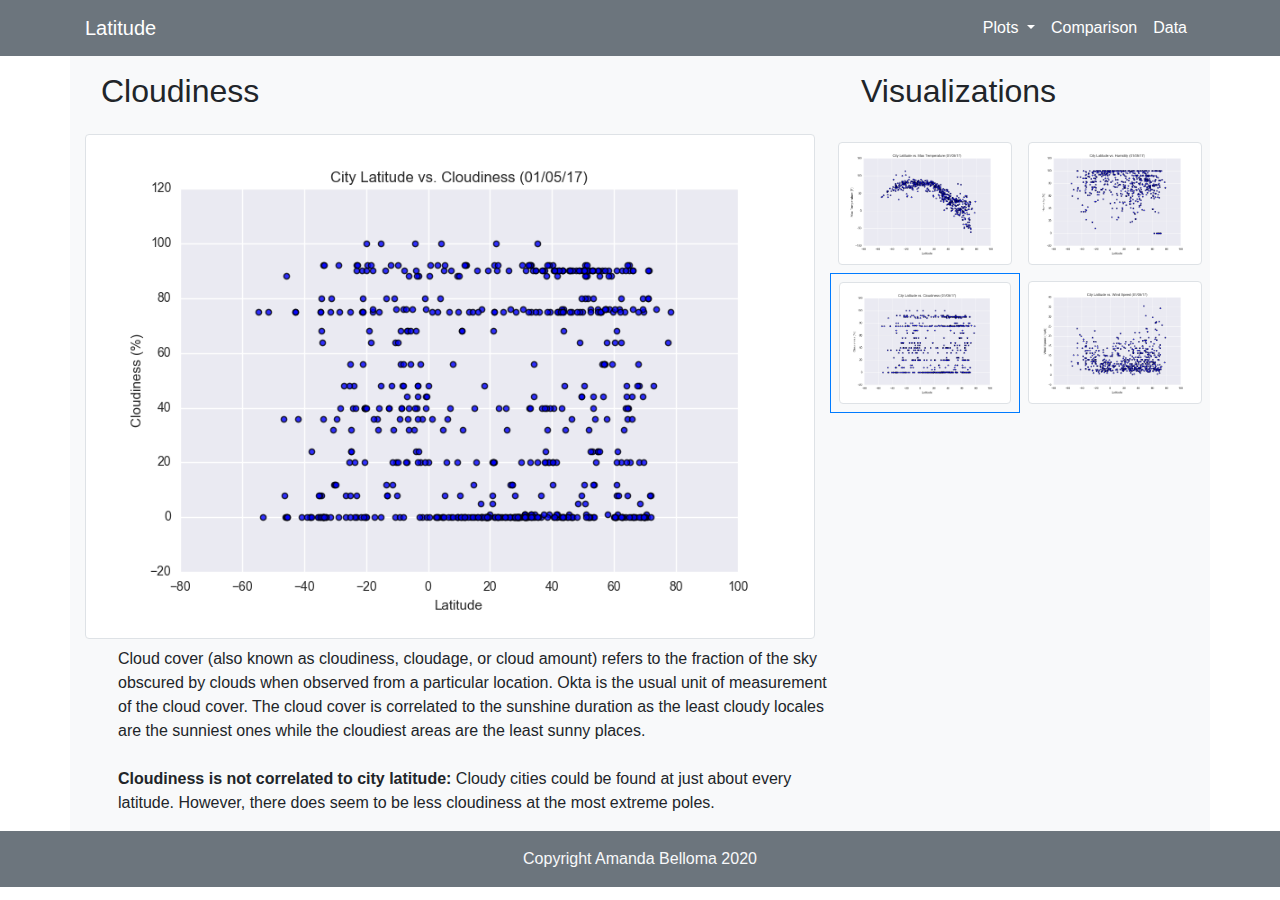
<file: visualizations/cloudiness.html>
<!DOCTYPE html>
<html lang="en">
  <head>
    <!-- Required meta tags -->
    <meta charset="utf-8">
    <meta name="viewport" content="width=device-width, initial-scale=1, shrink-to-fit=no">

    <!-- Bootstrap CSS -->
    <link rel="stylesheet" href="https://stackpath.bootstrapcdn.com/bootstrap/4.3.1/css/bootstrap.min.css" integrity="sha384-ggOyR0iXCbMQv3Xipma34MD+dH/1fQ784/j6cY/iJTQUOhcWr7x9JvoRxT2MZw1T" crossorigin="anonymous">

    <title>City Latitude vs. Cloudiness</title>
  </head>
  <body>

<!-- NAVBAR -->
    <header>
        <nav class="navbar navbar-expand-md navbar-dark bg-secondary">
            <div class="container">
                <a class="navbar-brand bg-secondary" href="../index.html">Latitude</a>
                <!-- DROPBOX TOGGLER BUTTON BEGIN -->
                <button class="navbar-toggler" type="button" data-toggle="collapse" data-target="#navbarSupportedContent" aria-controls="navbarSupportedContent" aria-expanded="false" aria-label="Toggle navigation">
                <span class="navbar-toggler-icon"></span>
                </button>
                <!-- DROPBOX TOGGLER BUTTON END -->

                <div class="collapse navbar-collapse" id="navbarSupportedContent">
                <ul class="navbar-nav ml-auto">
                    <li class="nav-item dropdown active">
                    <a class="nav-link dropdown-toggle" href="#" id="navbarDropdown" role="button" data-toggle="dropdown" aria-haspopup="true" aria-expanded="false">
                        Plots
                    </a>
                    <div class="dropdown-menu" aria-labelledby="navbarDropdown">
                        <a class="dropdown-item" href="temperature.html">vs. Max Temperature</a>
                        <a class="dropdown-item" href="humidity.html">vs. Humidity</a>
                        <a class="dropdown-item" href="cloudiness.html">vs. Cloudiness</a>
                        <a class="dropdown-item" href="windspeed.html">vs. Wind Speed</a>
                        <!-- <div class="dropdown-divider"></div> -->
                    </div>
                    <li class="nav-item active">
                    <a class="nav-link" href="comparison.html">Comparison</a>
                    </li>
                    <li class="nav-item active">
                    <a class="nav-link" href="data.html">Data</a>
                    </li>
                </ul>
                </div>
            </div><!-- container -->
        </nav>
    </header> <!-- navbar container -->
<!-- MAIN BODY -->
    <div class="container bg-light">
        <div class="row">
            <div class="col">
                <div class="row">
                    <div class="col">
                        <h2 class="p-3">Cloudiness</h2>
                        <a href="#"><img class="img-thumbnail float-left" src="../Resources/assets/images/Fig3.png" alt="Cloudiness plot"></a>
                    </div>

                    <p class="ml-5 mt-2"> Cloud cover (also known as cloudiness, cloudage, or cloud amount) refers to the fraction of 
                        the sky obscured by clouds when observed from a particular location. Okta is the usual unit of measurement 
                        of the cloud cover. The cloud cover is correlated to the sunshine duration as the least cloudy locales are the 
                        sunniest ones while the cloudiest areas are the least sunny places.</p>
                    <p class="ml-5 mt-2"><strong>Cloudiness is not correlated to city latitude:</strong> Cloudy cities could be found 
                        at just about every latitude. However, there does seem to be less cloudiness at the most extreme poles.</p>
                </div>
                
            </div>

            <div class="col-lg-4">
                <h2 class="container p-3">Visualizations</h2>
                <div class="row">
                    <a class="col-sm-6 p-2" href="temperature.html"><img class="img-thumbnail" src="../Resources/assets/images/Fig1.png" alt="Max Temp fig"></a>
                    <a class="col-sm-6 p-2" href="humidity.html"><img class="img-thumbnail" src="../Resources/assets/images/Fig2.png" alt="Humidity fig"></a>
                    <a class="col-sm-6 p-2 border border-primary" href="cloudiness.html"><img class="img-thumbnail" src="../Resources/assets/images/Fig3.png" alt="Cloudiness fig"></a>
                    <a class="col-sm-6 p-2" href="windspeed.html"><img class="img-thumbnail" src="../Resources/assets/images/Fig4.png" alt="Wind Speed fig"></a>
                </div>
            </div>
        </div>
    </div>

<!-- FOOTER! -->
    <footer class="site-footer bg-secondary text-light d-flex justify-content-center">

        <p class="mt-3">Copyright Amanda Belloma 2020</p>
        <!-- <div class="container">
        </div>class="footer-top" -->
    </footer>
    
<!-- jQuery first, then Popper.js, then Bootstrap JS -->
<script src="https://code.jquery.com/jquery-3.3.1.slim.min.js" integrity="sha384-q8i/X+965DzO0rT7abK41JStQIAqVgRVzpbzo5smXKp4YfRvH+8abtTE1Pi6jizo" crossorigin="anonymous"></script>
<script src="https://cdnjs.cloudflare.com/ajax/libs/popper.js/1.14.7/umd/popper.min.js" integrity="sha384-UO2eT0CpHqdSJQ6hJty5KVphtPhzWj9WO1clHTMGa3JDZwrnQq4sF86dIHNDz0W1" crossorigin="anonymous"></script>
<script src="https://stackpath.bootstrapcdn.com/bootstrap/4.3.1/js/bootstrap.min.js" integrity="sha384-JjSmVgyd0p3pXB1rRibZUAYoIIy6OrQ6VrjIEaFf/nJGzIxFDsf4x0xIM+B07jRM" crossorigin="anonymous"></script>

  </body>
</html>
</file>
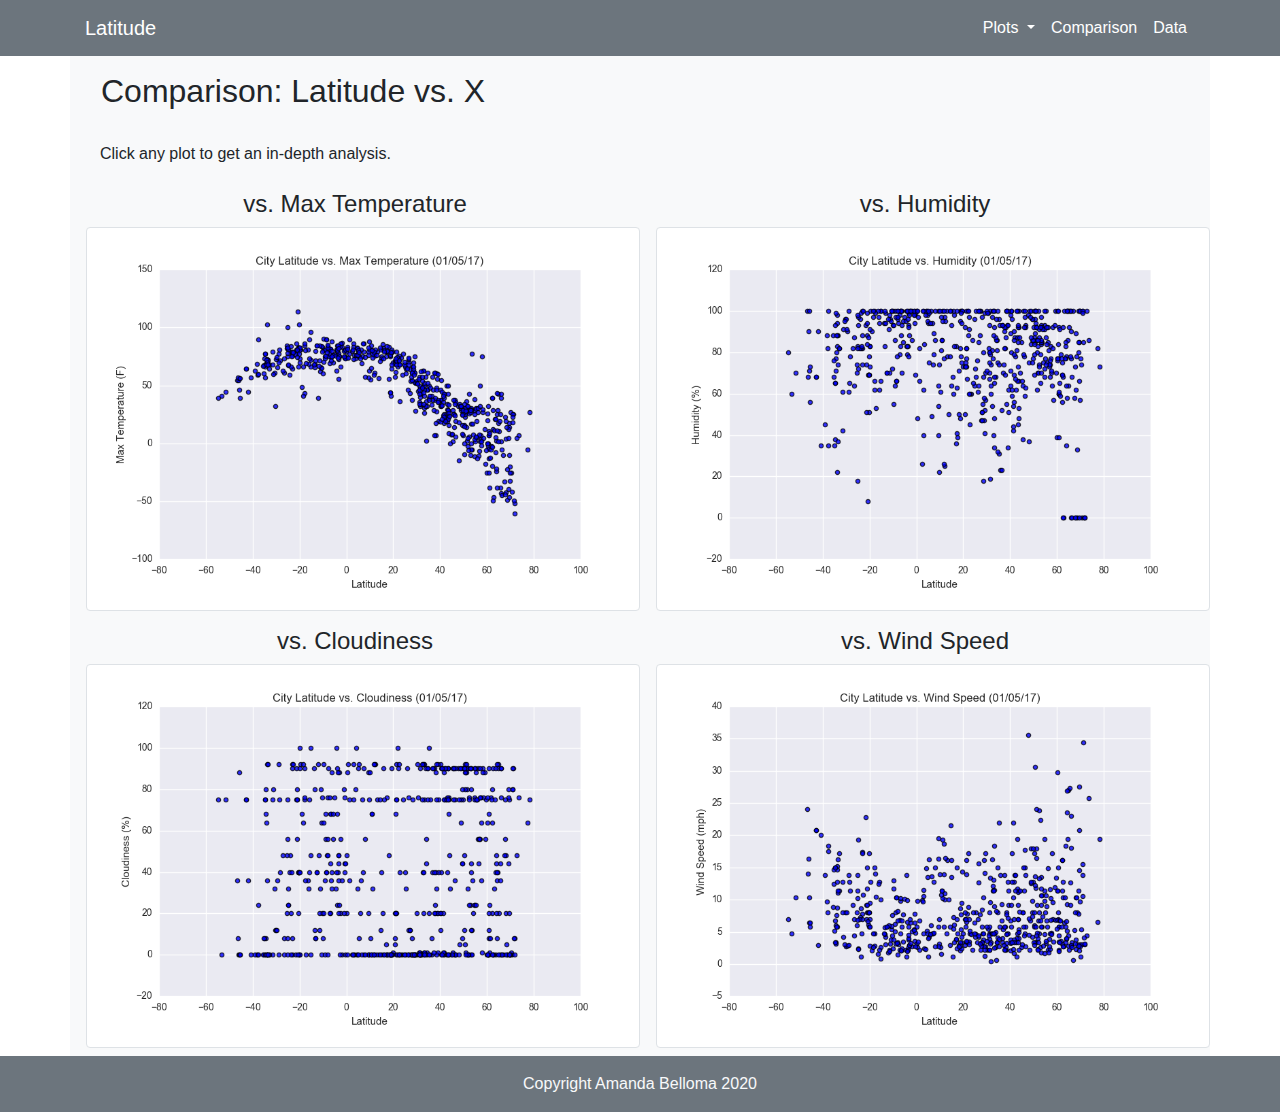
<file: visualizations/comparison.html>
<!DOCTYPE html>
<html lang="en">
  <head>
    <!-- Required meta tags -->
    <meta charset="utf-8">
    <meta name="viewport" content="width=device-width, initial-scale=1, shrink-to-fit=no">

    <!-- Bootstrap CSS -->
    <link rel="stylesheet" href="https://stackpath.bootstrapcdn.com/bootstrap/4.3.1/css/bootstrap.min.css" integrity="sha384-ggOyR0iXCbMQv3Xipma34MD+dH/1fQ784/j6cY/iJTQUOhcWr7x9JvoRxT2MZw1T" crossorigin="anonymous">

    <title>Comparison</title>
  </head>
  <body>

<!-- NAVBAR -->
    <header>
        <nav class="navbar navbar-expand-md navbar-dark bg-secondary">
            <div class="container">
                <a class="navbar-brand bg-secondary" href="../index.html">Latitude</a>
                <!-- DROPBOX TOGGLER BUTTON BEGIN -->
                <button class="navbar-toggler" type="button" data-toggle="collapse" data-target="#navbarSupportedContent" aria-controls="navbarSupportedContent" aria-expanded="false" aria-label="Toggle navigation">
                <span class="navbar-toggler-icon"></span>
                </button>
                <!-- DROPBOX TOGGLER BUTTON END -->

                <div class="collapse navbar-collapse" id="navbarSupportedContent">
                <ul class="navbar-nav ml-auto">
                    <li class="nav-item dropdown active">
                    <a class="nav-link dropdown-toggle" href="#" id="navbarDropdown" role="button" data-toggle="dropdown" aria-haspopup="true" aria-expanded="false">
                        Plots
                    </a>
                    <div class="dropdown-menu" aria-labelledby="navbarDropdown">
                        <a class="dropdown-item" href="temperature.html">vs. Max Temperature</a>
                        <a class="dropdown-item" href="humidity.html">vs. Humidity</a>
                        <a class="dropdown-item" href="cloudiness.html">vs. Cloudiness</a>
                        <a class="dropdown-item" href="windspeed.html">vs. Wind Speed</a>
                        <!-- <div class="dropdown-divider"></div> -->
                    </div>
                    <li class="nav-item active">
                    <a class="nav-link" href="comparison.html">Comparison</a>
                    </li>
                    <li class="nav-item active">
                    <a class="nav-link" href="data.html">Data</a>
                    </li>
                </ul>
                </div>
            </div><!-- container -->
        </nav>
    </header> <!-- navbar container -->
<!-- MAIN BODY -->
    <div class="container bg-light justify-content-center">
        <div class="row">
            <div class="container col-12">
                <h2 class="container p-3">Comparison: Latitude vs. X</h2>
                <p class="container mt-3">Click any plot to get an in-depth analysis.</p>
            </div>
            <div class="col-lg-6 mx-auto p-2 text-center">
                    <h4>vs. Max Temperature</h4>
                    <a class="col-sm-6 p-2" href="temperature.html"><img class="img-thumbnail" src="../Resources/assets/images/Fig1.png" alt="Max Temp fig"></a>
                </div>
    
                <div class="col-lg-6 mx-auto p-2 text-center">
                    <h4>vs. Humidity</h4>
                    <a class="col-sm-6 p-2" href="humidity.html"><img class="img-thumbnail" src="../Resources/assets/images/Fig2.png" alt="Humidity fig"></a>
                </div>
    
                <div class="col-lg-6 mx-auto p-2 text-center">
                    <h4>vs. Cloudiness</h4>
                    <a class="col-sm-6 p-2" href="cloudiness.html"><img class="img-thumbnail" src="../Resources/assets/images/Fig3.png" alt="Cloudiness fig"></a>
                </div>
                
                <div class="col-lg-6 mx-auto p-2 text-center">
                    <h4>vs. Wind Speed</h4>            
                    <a class="col-sm-6 p-2" href="windspeed.html"><img class="img-thumbnail" src="../Resources/assets/images/Fig4.png" alt="Wind Speed fig"></a>
                </div>
        </div>

        </div>

    </div><!-- container -->

<!-- FOOTER! -->
    <footer class="site-footer bg-secondary text-light d-flex justify-content-center">

        <p class="mt-3">Copyright Amanda Belloma 2020</p>
        <!-- <div class="container">
        </div>class="footer-top" -->
    </footer>

<!-- Optional JavaScript -->
<!-- jQuery first, then Popper.js, then Bootstrap JS -->
    <script src="https://code.jquery.com/jquery-3.3.1.slim.min.js" integrity="sha384-q8i/X+965DzO0rT7abK41JStQIAqVgRVzpbzo5smXKp4YfRvH+8abtTE1Pi6jizo" crossorigin="anonymous"></script>
    <script src="https://cdnjs.cloudflare.com/ajax/libs/popper.js/1.14.7/umd/popper.min.js" integrity="sha384-UO2eT0CpHqdSJQ6hJty5KVphtPhzWj9WO1clHTMGa3JDZwrnQq4sF86dIHNDz0W1" crossorigin="anonymous"></script>
    <script src="https://stackpath.bootstrapcdn.com/bootstrap/4.3.1/js/bootstrap.min.js" integrity="sha384-JjSmVgyd0p3pXB1rRibZUAYoIIy6OrQ6VrjIEaFf/nJGzIxFDsf4x0xIM+B07jRM" crossorigin="anonymous"></script>

  </body>
</html>
</file>
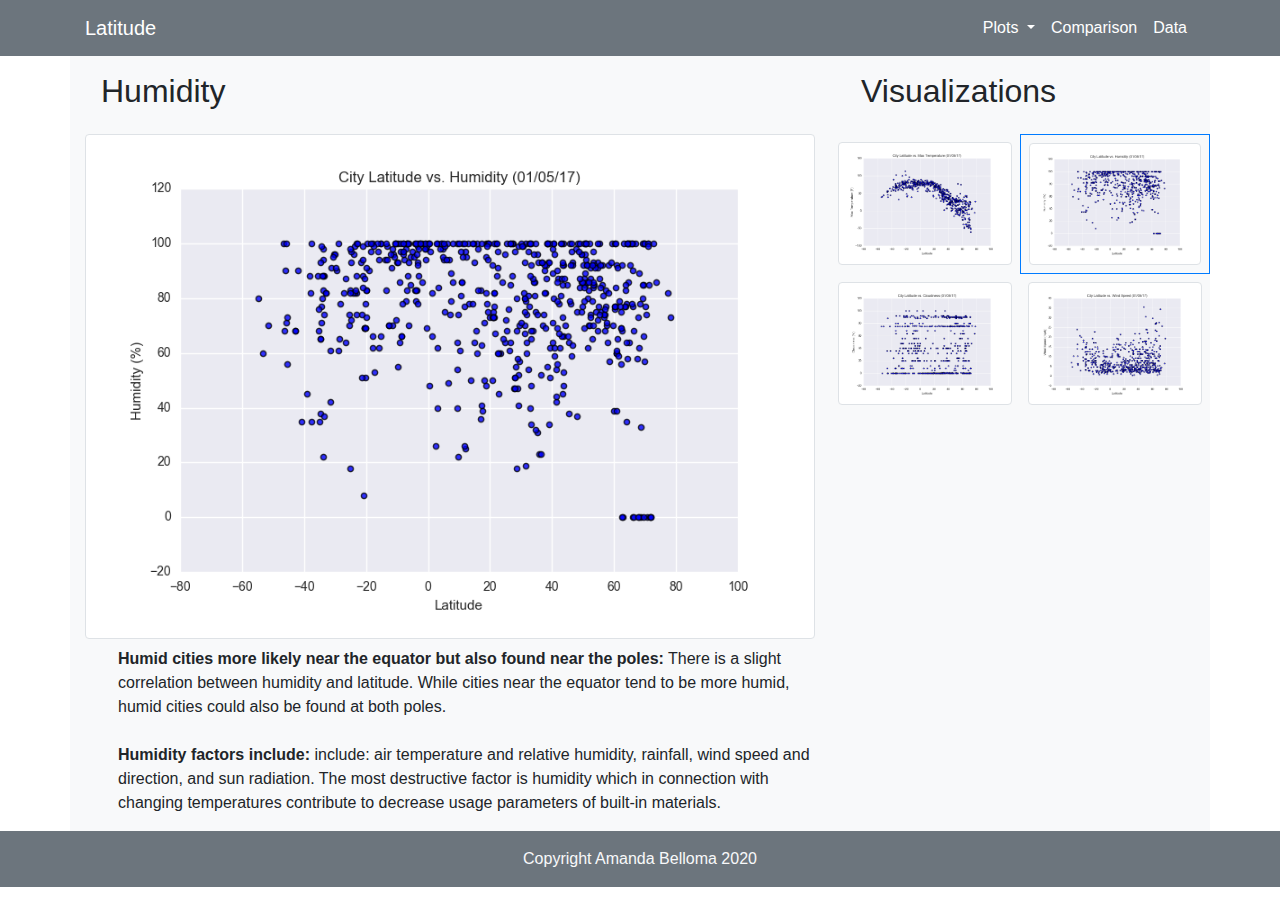
<file: visualizations/humidity.html>
<!DOCTYPE html>
<html lang="en">
  <head>
    <!-- Required meta tags -->
    <meta charset="utf-8">
    <meta name="viewport" content="width=device-width, initial-scale=1, shrink-to-fit=no">

    <!-- Bootstrap CSS -->
    <link rel="stylesheet" href="https://stackpath.bootstrapcdn.com/bootstrap/4.3.1/css/bootstrap.min.css" integrity="sha384-ggOyR0iXCbMQv3Xipma34MD+dH/1fQ784/j6cY/iJTQUOhcWr7x9JvoRxT2MZw1T" crossorigin="anonymous">

    <title>City Latitude vs. Humidity</title>
  </head>
  <body>

<!-- NAVBAR -->
    <header>
        <nav class="navbar navbar-expand-md navbar-dark bg-secondary">
            <div class="container">
                <a class="navbar-brand bg-secondary" href="../index.html">Latitude</a>
                <!-- DROPBOX TOGGLER BUTTON BEGIN -->
                <button class="navbar-toggler" type="button" data-toggle="collapse" data-target="#navbarSupportedContent" aria-controls="navbarSupportedContent" aria-expanded="false" aria-label="Toggle navigation">
                <span class="navbar-toggler-icon"></span>
                </button>
                <!-- DROPBOX TOGGLER BUTTON END -->

                <div class="collapse navbar-collapse" id="navbarSupportedContent">
                <ul class="navbar-nav ml-auto">
                    <li class="nav-item dropdown active">
                    <a class="nav-link dropdown-toggle" href="#" id="navbarDropdown" role="button" data-toggle="dropdown" aria-haspopup="true" aria-expanded="false">
                        Plots
                    </a>
                    <div class="dropdown-menu" aria-labelledby="navbarDropdown">
                        <a class="dropdown-item" href="temperature.html">vs. Max Temperature</a>
                        <a class="dropdown-item" href="humidity.html">vs. Humidity</a>
                        <a class="dropdown-item" href="cloudiness.html">vs. Cloudiness</a>
                        <a class="dropdown-item" href="windspeed.html">vs. Wind Speed</a>
                        <!-- <div class="dropdown-divider"></div> -->
                    </div>
                    <li class="nav-item active">
                    <a class="nav-link" href="comparison.html">Comparison</a>
                    </li>
                    <li class="nav-item active">
                    <a class="nav-link" href="data.html">Data</a>
                    </li>
                </ul>
                </div>
            </div><!-- container -->
        </nav>
    </header> <!-- navbar container -->
<!-- MAIN BODY -->
    <div class="container bg-light">
        <div class="row">
            <div class="col">
                <div class="row">
                    <div class="col">
                        <h2 class="p-3">Humidity</h2>
                        <a href="#"><img class="img-thumbnail float-left" src="../Resources/assets/images/Fig2.png" alt="Humidity plot"></a>
                    </div>
                    <p class="ml-5 mt-2"><strong>Humid cities more likely near the equator but also found near the poles:</strong> 
                        There is a slight correlation between humidity and latitude. While cities near the equator tend to be more humid, humid cities 
                        could also be found at both poles. 
                    </p>
                    <p class="ml-5 mt-2"><strong>Humidity factors include: </strong>include: air temperature and relative humidity, rainfall, wind speed and direction, and 
                        sun radiation. The most destructive factor is humidity which in connection with changing temperatures 
                        contribute to decrease usage parameters of built-in materials.</p>
                </div>
                
            </div>

            <div class="col-lg-4">
                <h2 class="container p-3">Visualizations</h2>
                <div class="row">
                    <a class="col-sm-6 p-2" href="temperature.html"><img class="img-thumbnail" src="../Resources/assets/images/Fig1.png" alt="Max Temp fig"></a>
                    <a class="col-sm-6 p-2 border border-primary" href="humidity.html"><img class="img-thumbnail" src="../Resources/assets/images/Fig2.png" alt="Humidity fig"></a>
                    <a class="col-sm-6 p-2" href="cloudiness.html"><img class="img-thumbnail" src="../Resources/assets/images/Fig3.png" alt="Cloudiness fig"></a>
                    <a class="col-sm-6 p-2" href="windspeed.html"><img class="img-thumbnail" src="../Resources/assets/images/Fig4.png" alt="Wind Speed fig"></a>
                </div>
            </div>
        </div>
    </div>

<!-- FOOTER! -->
    <footer class="site-footer bg-secondary text-light d-flex justify-content-center">

        <p class="mt-3">Copyright Amanda Belloma 2020</p>
        <!-- <div class="container">
        </div>class="footer-top" -->
    </footer>

<!-- Optional JavaScript -->
<!-- jQuery first, then Popper.js, then Bootstrap JS -->
    <script src="https://code.jquery.com/jquery-3.3.1.slim.min.js" integrity="sha384-q8i/X+965DzO0rT7abK41JStQIAqVgRVzpbzo5smXKp4YfRvH+8abtTE1Pi6jizo" crossorigin="anonymous"></script>
    <script src="https://cdnjs.cloudflare.com/ajax/libs/popper.js/1.14.7/umd/popper.min.js" integrity="sha384-UO2eT0CpHqdSJQ6hJty5KVphtPhzWj9WO1clHTMGa3JDZwrnQq4sF86dIHNDz0W1" crossorigin="anonymous"></script>
    <script src="https://stackpath.bootstrapcdn.com/bootstrap/4.3.1/js/bootstrap.min.js" integrity="sha384-JjSmVgyd0p3pXB1rRibZUAYoIIy6OrQ6VrjIEaFf/nJGzIxFDsf4x0xIM+B07jRM" crossorigin="anonymous"></script>

  </body>
</html>
</file>
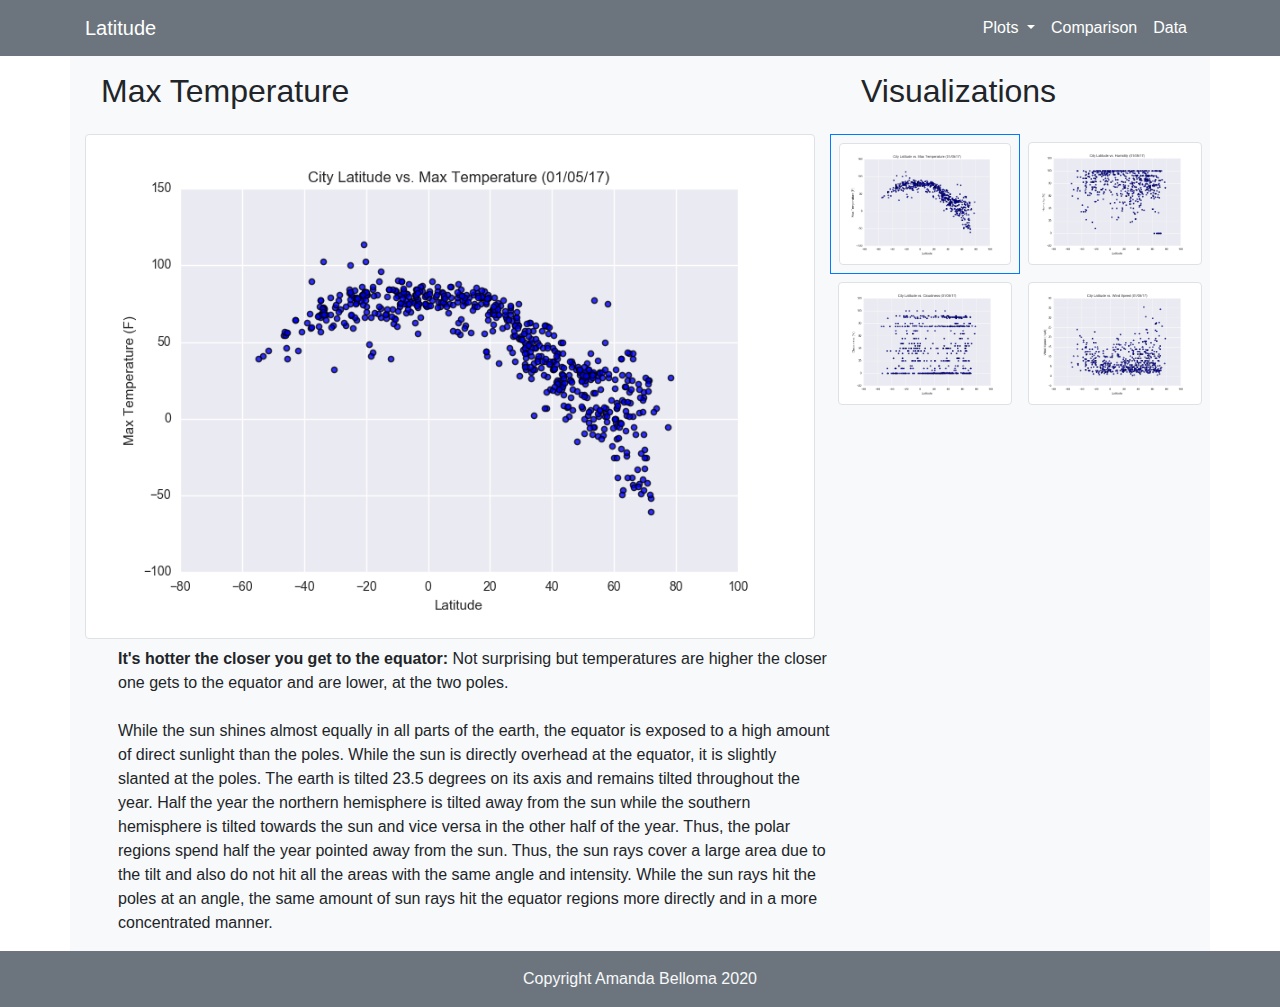
<file: visualizations/temperature.html>
<!DOCTYPE html>
<html lang="en">
  <head>
    <!-- Required meta tags -->
    <meta charset="utf-8">
    <meta name="viewport" content="width=device-width, initial-scale=1, shrink-to-fit=no">

    <!-- Bootstrap CSS -->
    <link rel="stylesheet" href="https://stackpath.bootstrapcdn.com/bootstrap/4.3.1/css/bootstrap.min.css" integrity="sha384-ggOyR0iXCbMQv3Xipma34MD+dH/1fQ784/j6cY/iJTQUOhcWr7x9JvoRxT2MZw1T" crossorigin="anonymous">

    <title>City Latitude vs. Max Temperature</title>
  </head>
  <body>

<!-- NAVBAR -->
    <header>
        <nav class="navbar navbar-expand-md navbar-dark bg-secondary">
            <div class="container">
                <a class="navbar-brand bg-secondary" href="../index.html">Latitude</a>
                <!-- DROPBOX TOGGLER BUTTON BEGIN -->
                <button class="navbar-toggler" type="button" data-toggle="collapse" data-target="#navbarSupportedContent" aria-controls="navbarSupportedContent" aria-expanded="false" aria-label="Toggle navigation">
                <span class="navbar-toggler-icon"></span>
                </button>

                <!-- DROPBOX TOGGLER BUTTON END -->

                <div class="collapse navbar-collapse" id="navbarSupportedContent">
                <ul class="navbar-nav ml-auto">
                    <li class="nav-item dropdown active">
                    <a class="nav-link dropdown-toggle" href="#" id="navbarDropdown" role="button" data-toggle="dropdown">
                        Plots
                    </a>
                    <div class="dropdown-menu" aria-labelledby="navbarDropdown">
                        <a class="dropdown-item" href="temperature.html">vs. Max Temperature</a>
                        <a class="dropdown-item" href="humidity.html">vs. Humidity</a>
                        <a class="dropdown-item" href="cloudiness.html">vs. Cloudiness</a>
                        <a class="dropdown-item" href="windspeed.html">vs. Wind Speed</a>
                        <!-- <div class="dropdown-divider"></div> -->
                    </div>
                    <li class="nav-item active">
                    <a class="nav-link" href="comparison.html">Comparison</a>
                    </li>
                    <li class="nav-item active">
                    <a class="nav-link" href="data.html">Data</a>
                    </li>
                </ul>
                </div>
            </div><!-- container -->
        </nav>
    </header> <!-- navbar container -->
<!-- MAIN BODY -->
    <div class="container bg-light">
        <div class="row">
            <div class="col">
                <div class="row">
                    <div class="col">
                        <h2 class="p-3">Max Temperature</h2>
                        <a href="#"><img class="img-thumbnail float-left" src="../Resources/assets/images/Fig1.png" alt="Max temperature plot"></a>
                    </div>
                    <p class="ml-5 mt-2"><strong>It's hotter the closer you get to the equator:</strong> Not surprising but temperatures are higher the closer one gets to the equator and are lower, at the two poles.
                    </p>
                    <p class="ml-5 mt-2">While the sun shines almost equally in all parts of the earth, the equator is exposed to a 
                        high amount of direct sunlight than the poles. While the sun is directly overhead at the equator, it is slightly 
                        slanted at the poles. The earth is tilted 23.5 degrees on its axis and remains tilted throughout the year. 
                        Half the year the northern hemisphere is tilted away from the sun while the southern hemisphere is tilted towards 
                        the sun and vice versa in the other half of the year. Thus, the polar regions spend half the year pointed away 
                        from the sun. Thus, the sun rays cover a large area due to the tilt and also do not hit all the areas with the 
                        same angle and intensity. While the sun rays hit the poles at an angle, the same amount of sun rays hit the 
                        equator regions more directly and in a more concentrated manner.</p>
                </div>
                
            </div>

            <div class="col-lg-4">
                <h2 class="container p-3">Visualizations</h2>
                <div class="row">
                    <a class="col-sm-6 p-2 border border-primary" href="temperature.html"><img class="img-thumbnail" src="../Resources/assets/images/Fig1.png" alt="Max Temp fig"></a>
                    <a class="col-sm-6 p-2" href="humidity.html"><img class="img-thumbnail" src="../Resources/assets/images/Fig2.png" alt="Humidity fig"></a>
                    <a class="col-sm-6 p-2" href="cloudiness.html"><img class="img-thumbnail" src="../Resources/assets/images/Fig3.png" alt="Cloudiness fig"></a>
                    <a class="col-sm-6 p-2" href="windspeed.html"><img class="img-thumbnail" src="../Resources/assets/images/Fig4.png" alt="Wind Speed fig"></a>
                </div>
            </div>
        </div>
    </div>

<!-- FOOTER! -->
    <footer class="site-footer bg-secondary text-light d-flex justify-content-center">

        <p class="mt-3">Copyright Amanda Belloma 2020</p>
        <!-- <div class="container">
        </div>class="footer-top" -->
    </footer>

<!-- jQuery first, then Popper.js, then Bootstrap JS -->
    <script src="https://code.jquery.com/jquery-3.3.1.slim.min.js" integrity="sha384-q8i/X+965DzO0rT7abK41JStQIAqVgRVzpbzo5smXKp4YfRvH+8abtTE1Pi6jizo" crossorigin="anonymous"></script>
    <script src="https://cdnjs.cloudflare.com/ajax/libs/popper.js/1.14.7/umd/popper.min.js" integrity="sha384-UO2eT0CpHqdSJQ6hJty5KVphtPhzWj9WO1clHTMGa3JDZwrnQq4sF86dIHNDz0W1" crossorigin="anonymous"></script>
    <script src="https://stackpath.bootstrapcdn.com/bootstrap/4.3.1/js/bootstrap.min.js" integrity="sha384-JjSmVgyd0p3pXB1rRibZUAYoIIy6OrQ6VrjIEaFf/nJGzIxFDsf4x0xIM+B07jRM" crossorigin="anonymous"></script>

  </body>
</html>
</file>
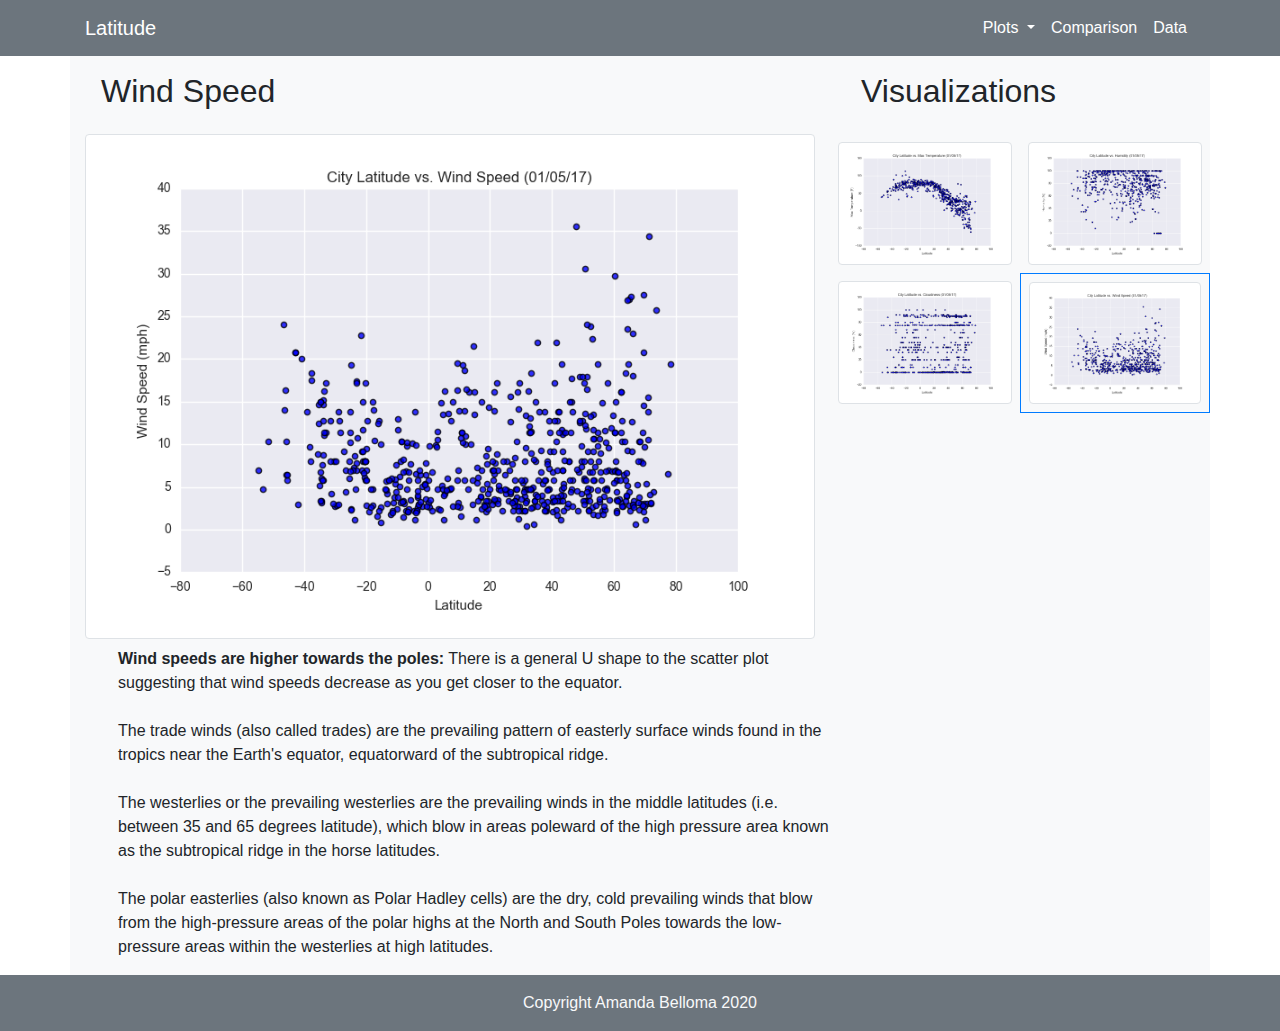
<file: visualizations/windspeed.html>
<!DOCTYPE html>
<html lang="en">
  <head>
    <!-- Required meta tags -->
    <meta charset="utf-8">
    <meta name="viewport" content="width=device-width, initial-scale=1, shrink-to-fit=no">

    <!-- Bootstrap CSS -->
    <link rel="stylesheet" href="https://stackpath.bootstrapcdn.com/bootstrap/4.3.1/css/bootstrap.min.css" integrity="sha384-ggOyR0iXCbMQv3Xipma34MD+dH/1fQ784/j6cY/iJTQUOhcWr7x9JvoRxT2MZw1T" crossorigin="anonymous">

    <title>City Latitude vs. Wind Speed</title>
  </head>
  <body>

<!-- NAVBAR -->
    <header>
        <nav class="navbar navbar-expand-md navbar-dark bg-secondary">
            <div class="container">
                <a class="navbar-brand bg-secondary" href="../index.html">Latitude</a>
                <!-- DROPBOX TOGGLER BUTTON BEGIN -->
                <button class="navbar-toggler" type="button" data-toggle="collapse" data-target="#navbarSupportedContent" aria-controls="navbarSupportedContent" aria-expanded="false" aria-label="Toggle navigation">
                <span class="navbar-toggler-icon"></span>
                </button>
                <!-- DROPBOX TOGGLER BUTTON END -->

                <div class="collapse navbar-collapse" id="navbarSupportedContent">
                <ul class="navbar-nav ml-auto">
                    <li class="nav-item dropdown active">
                    <a class="nav-link dropdown-toggle" href="#" id="navbarDropdown" role="button" data-toggle="dropdown" aria-haspopup="true" aria-expanded="false">
                        Plots
                    </a>
                    <div class="dropdown-menu" aria-labelledby="navbarDropdown">
                        <a class="dropdown-item" href="temperature.html">vs. Max Temperature</a>
                        <a class="dropdown-item" href="humidity.html">vs. Humidity</a>
                        <a class="dropdown-item" href="cloudiness.html">vs. Cloudiness</a>
                        <a class="dropdown-item" href="windspeed.html">vs. Wind Speed</a>
                        <!-- <div class="dropdown-divider"></div> -->
                    </div>
                    <li class="nav-item active">
                    <a class="nav-link" href="comparison.html">Comparison</a>
                    </li>
                    <li class="nav-item active">
                    <a class="nav-link" href="data.html">Data</a>
                    </li>
                </ul>
                </div>
            </div><!-- container -->
        </nav>
    </header> <!-- navbar container -->
<!-- MAIN BODY -->
    <div class="container bg-light">
        <div class="row">
            <div class="col">
                <div class="row">
                    <div class="col">
                        <h2 class="p-3">Wind Speed</h2>
                        <a href="#"><img class="img-thumbnail float-left" src="../Resources/assets/images/Fig4.png" alt="Wind Speed plot"></a>
                    </div>
                    <p class="ml-5 mt-2"><strong>Wind speeds are higher towards the poles:</strong> There is a general U shape to the 
                        scatter plot suggesting that wind speeds decrease as you get closer to the equator.
                    </p>
                    <p class="ml-5 mt-2">The trade winds (also called trades) are the prevailing pattern of easterly surface winds 
                        found in the tropics near the Earth's equator, equatorward of the subtropical ridge.
                    
                    <p class="ml-5 mt-2">The westerlies or the prevailing westerlies are the prevailing winds in the middle latitudes (i.e. between 35 and 65 
                        degrees latitude), which blow in areas poleward of the high pressure area known as the subtropical ridge in the horse 
                        latitudes. </p>
                    
                    <p class="ml-5 mt-2">The polar easterlies (also known as Polar Hadley cells) are the dry, cold prevailing winds that blow from the high-pressure 
                        areas of the polar highs at the North and South Poles towards the low-pressure areas within the westerlies at high latitudes.</p>
                </div>
                
            </div>

            <div class="col-lg-4">
                <h2 class="container p-3">Visualizations</h2>
                <div class="row">
                    <a class="col-sm-6 p-2" href="temperature.html"><img class="img-thumbnail" src="../Resources/assets/images/Fig1.png" alt="Max Temp fig"></a>
                    <a class="col-sm-6 p-2" href="humidity.html"><img class="img-thumbnail" src="../Resources/assets/images/Fig2.png" alt="Humidity fig"></a>
                    <a class="col-sm-6 p-2" href="cloudiness.html"><img class="img-thumbnail" src="../Resources/assets/images/Fig3.png" alt="Cloudiness fig"></a>
                    <a class="col-sm-6 p-2 border border-primary" href="windspeed.html"><img class="img-thumbnail" src="../Resources/assets/images/Fig4.png" alt="Wind Speed fig"></a>
                </div>
            </div>
        </div>
    </div>

<!-- FOOTER! -->
    <footer class="site-footer bg-secondary text-light d-flex justify-content-center">

        <p class="mt-3">Copyright Amanda Belloma 2020</p>
        <!-- <div class="container">
        </div>class="footer-top" -->
    </footer>

<!-- Optional JavaScript -->
<!-- jQuery first, then Popper.js, then Bootstrap JS -->
    <script src="https://code.jquery.com/jquery-3.3.1.slim.min.js" integrity="sha384-q8i/X+965DzO0rT7abK41JStQIAqVgRVzpbzo5smXKp4YfRvH+8abtTE1Pi6jizo" crossorigin="anonymous"></script>
    <script src="https://cdnjs.cloudflare.com/ajax/libs/popper.js/1.14.7/umd/popper.min.js" integrity="sha384-UO2eT0CpHqdSJQ6hJty5KVphtPhzWj9WO1clHTMGa3JDZwrnQq4sF86dIHNDz0W1" crossorigin="anonymous"></script>
    <script src="https://stackpath.bootstrapcdn.com/bootstrap/4.3.1/js/bootstrap.min.js" integrity="sha384-JjSmVgyd0p3pXB1rRibZUAYoIIy6OrQ6VrjIEaFf/nJGzIxFDsf4x0xIM+B07jRM" crossorigin="anonymous"></script>

  </body>
</html>
</file>
